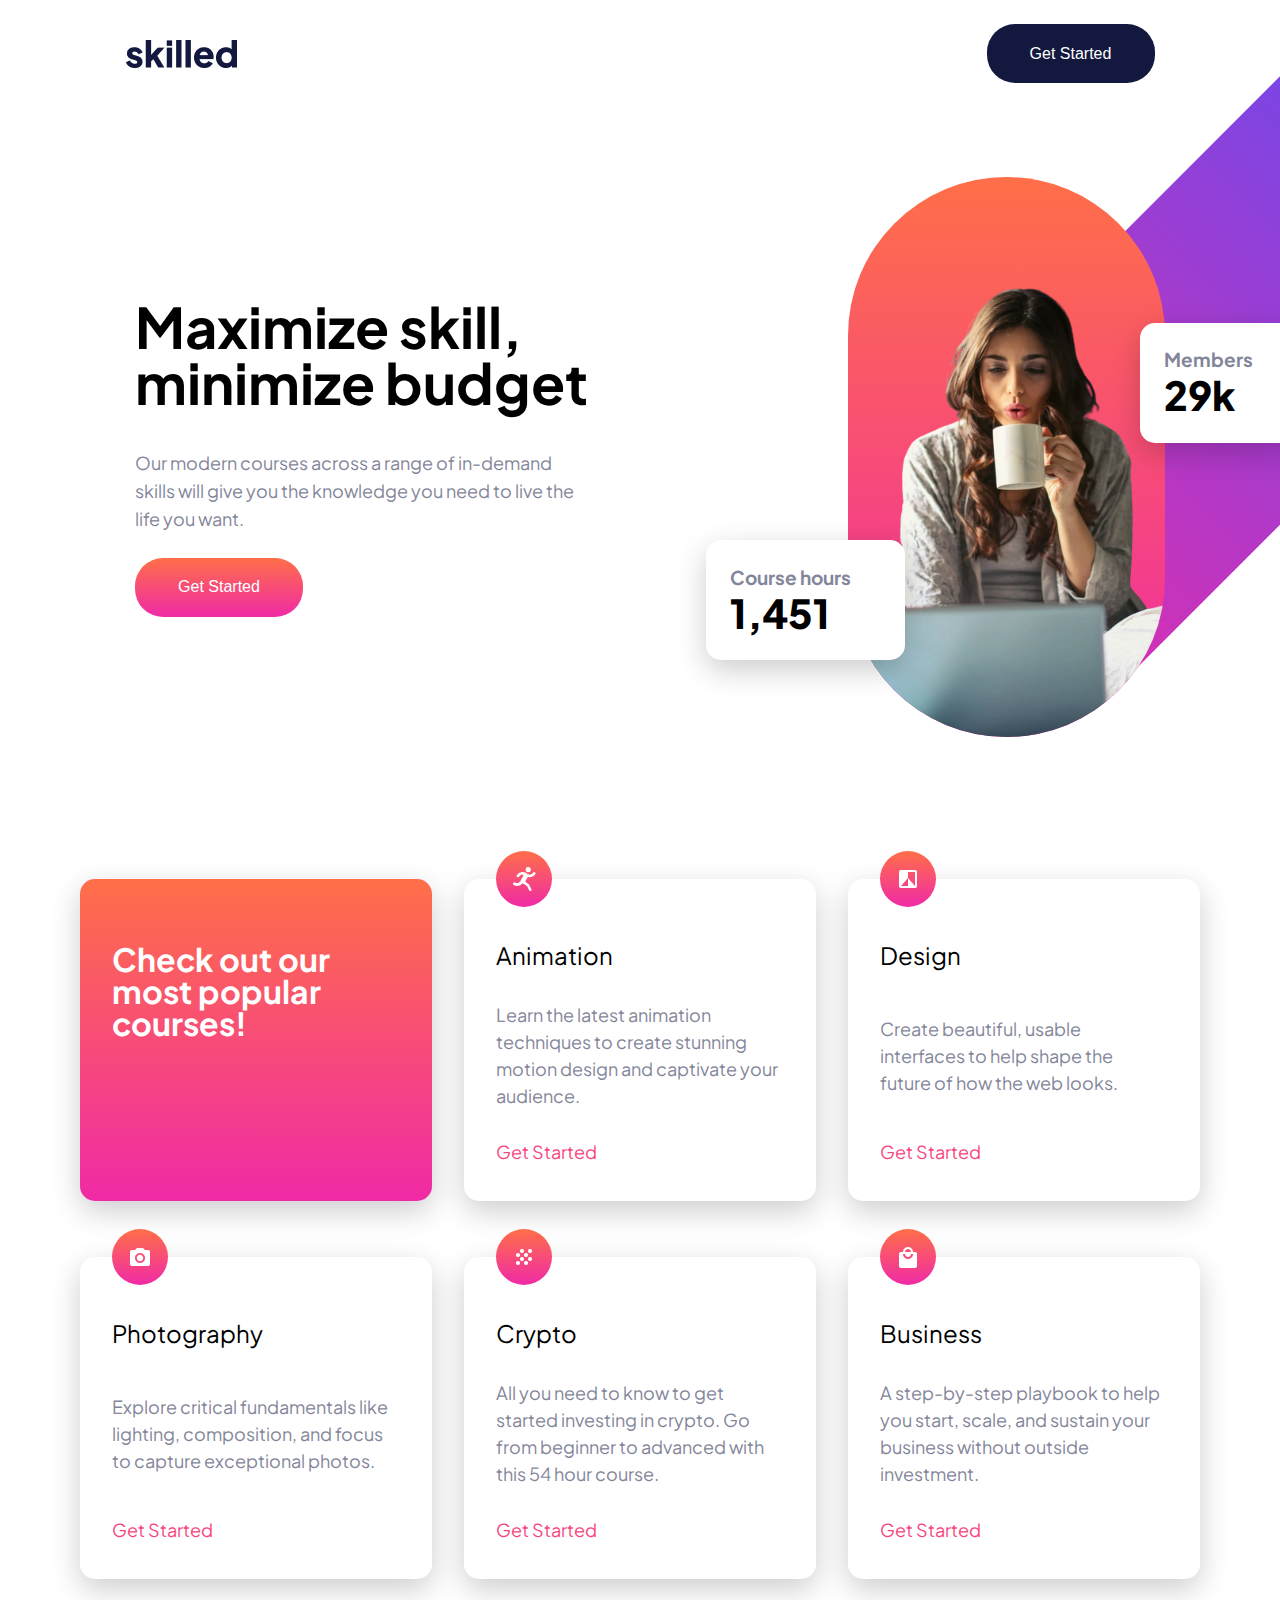
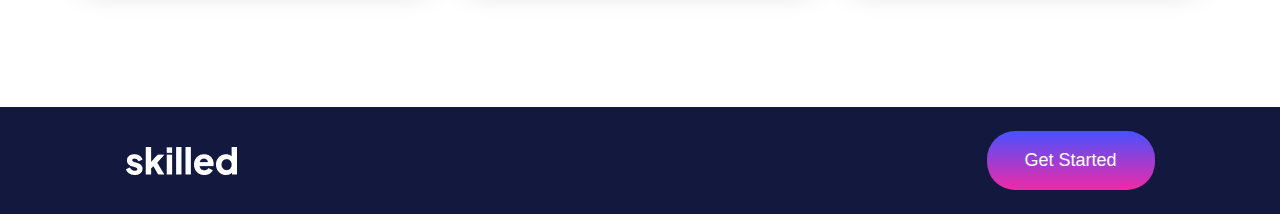
<file: maximize skillz/index.html>
<!DOCTYPE html>
<html lang="en">
<head>
    <meta charset="UTF-8">
    <meta name="viewport" content="width=device-width, initial-scale=1.0">
    <link rel="stylesheet" href="styles.css">
    <link rel="stylesheet" href="reset.css">
    <link rel="stylesheet" href="fonts.css">
    <title>Document</title>
</head>
<body>
    
    <header class="headerContainer">
        <section class="skilledHead">
            <img src="./assets/logo.png" alt="skilled">
            <button>Get Started</button>
        </section>
    </header>


    <section class="introductionSpace">

        <div class="maximizeSkills">
            
            <h1>
                Maximize skill,<br>
                minimize budget
            </h1>
            
            <p>
                Our modern courses across a range of in-demand<br>
                skills will give you the knowledge you need to live the<br>
                life you want.
            </p>
            
            <button>Get Started</button>
        </div>
        
        <div class="girlMascotSpace">
            
            <div class="girlContainer">
                <img src="./assets/girl_with_the_cup.png" alt="">
            </div>

            <div class="courseHoursComment">
                <p>Course hours</p>
                <h3>1,451</h3>
            </div>

            <div class="numbersComment">
                <p>Members</p>
                <h3>29k</h3>
            </div>

            <div class="backgroundPurpleGoo">
                
            </div>
            
        </div>


    </section>


    <main class="main">

        


        <section class="cardsContainer">
            <section class="cardRow1">

                <div class="card">
                    
                        <h2>Check out our<br> 
                            most popular<br> 
                            courses!</h2>
                    
                </div>

                <div class="card">
                    <div class="icon">
                        <img src="./assets/Shape.png" alt="">
                    </div>
                    
                    <div class="cardText">
                        <h3>Animation</h3>
                        <p>Learn the latest animation<br>
                           techniques to create stunning<br>
                           motion design and captivate your audience.</p>
                        <span>Get Started</span>
                    </div>
                </div>


                <div class="card">
                    <div class="icon">
                        <img src="./assets/landscape_icon.png" alt="">
                    </div>
                    
                    <div class="cardText">
                        <h3>Design</h3>
                        <p>Create beautiful, usable<br>
                           interfaces to help shape the<br>
                           future of how the web looks.</p>
                        <span>Get Started</span>
                    </div>
                </div>



            </section>

            <section class="cardRow2">

                <div class="card">
                    <div class="icon">
                        <img src="./assets/photo.png" alt="">
                    </div>
                    
                    <div class="cardText">
                        <h3>Photography</h3>
                        <p>Explore critical fundamentals like<br>
                           lighting, composition, and focus<br>
                           to capture exceptional photos.</p>
                        <span>Get Started</span>
                    </div>
                </div>

                <div class="card">
                    <div class="icon">
                        <img src="./assets/crypto.png" alt="">
                    </div>
                    
                    <div class="cardText">
                        <h3>Crypto</h3>
                        <p>All you need to know to get <br>
                           started investing in crypto. Go <br>
                           from beginner to advanced with <br> 
                           this 54 hour course.</p>
                        <span>Get Started</span>
                    </div>
                </div>

                <div class="card">
                    <div class="icon">
                        <img src="./assets/bag.png" alt="">
                    </div>
                    
                    <div class="cardText">
                        <h3>Business</h3>
                        <p>A step-by-step playbook to help<br>
                           you start, scale, and sustain your <br> 
                           business without outside <br> 
                           investment.</p>
                        <span>Get Started</span>
                    </div>
                </div>

            </section>
        </section>
        
    </main>

    <footer class="footer">
        <img src="./assets/logo white.png" alt="">
        <button>Get Started</button>
    </footer>
</body>
</html>
</file>
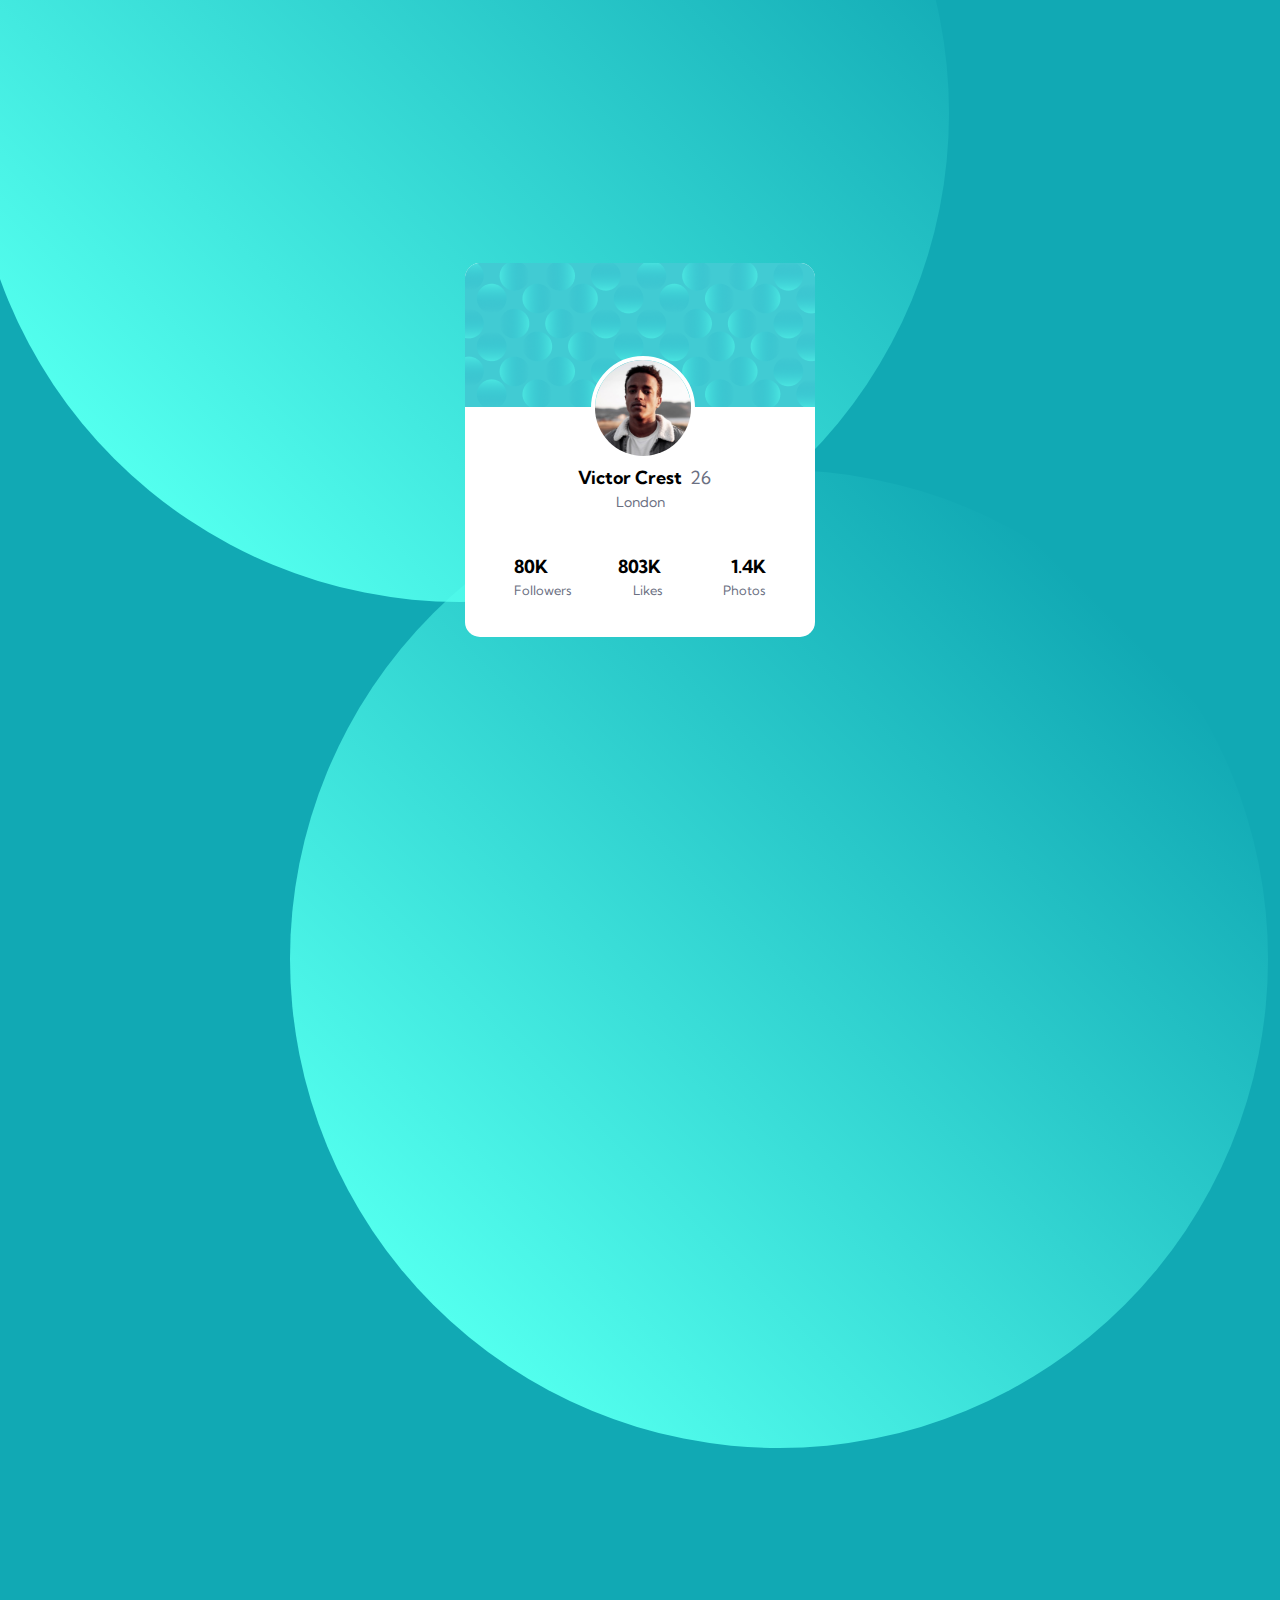
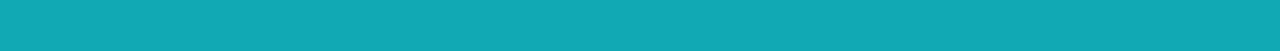
<file: profile-card-component/index.html>
<!DOCTYPE html>
<html lang="en">
<head>
    <meta charset="UTF-8">
    <meta name="viewport" content="width=device-width, initial-scale=1.0">
    <link rel="stylesheet" href="styles.css">
    <link rel="stylesheet" href="reset.css">
    <link rel="stylesheet" href="fonts.css">
    <title>Document</title>
</head>
<body>
    
        
        <div class="card">
            <img src="./assets/Oval.png" alt="" class="profileBackground">
            <img src="./assets/Profile_pic.png" alt="" class="profilePic">
            <div class="text">

                <div class="name_age">
                    <h3>Victor Crest</h3>
                    <h3>26</h3>
                </div>

                <div class="country">
                    <p>London</p>
                </div>
                

                <div class="numbers">
                    <span>80K</span>
                    <span>803K</span>
                    <span>1.4K</span>
                </div>

                <div class="stats">
                    <span>Followers</span>
                    <span>Likes</span>
                    <span>Photos</span>
                </div>

            </div>
        </div>
        

        <div class="circle1">
        </div>
        
        <div class="circle2">
        </div>
</body>
</html>
</file>
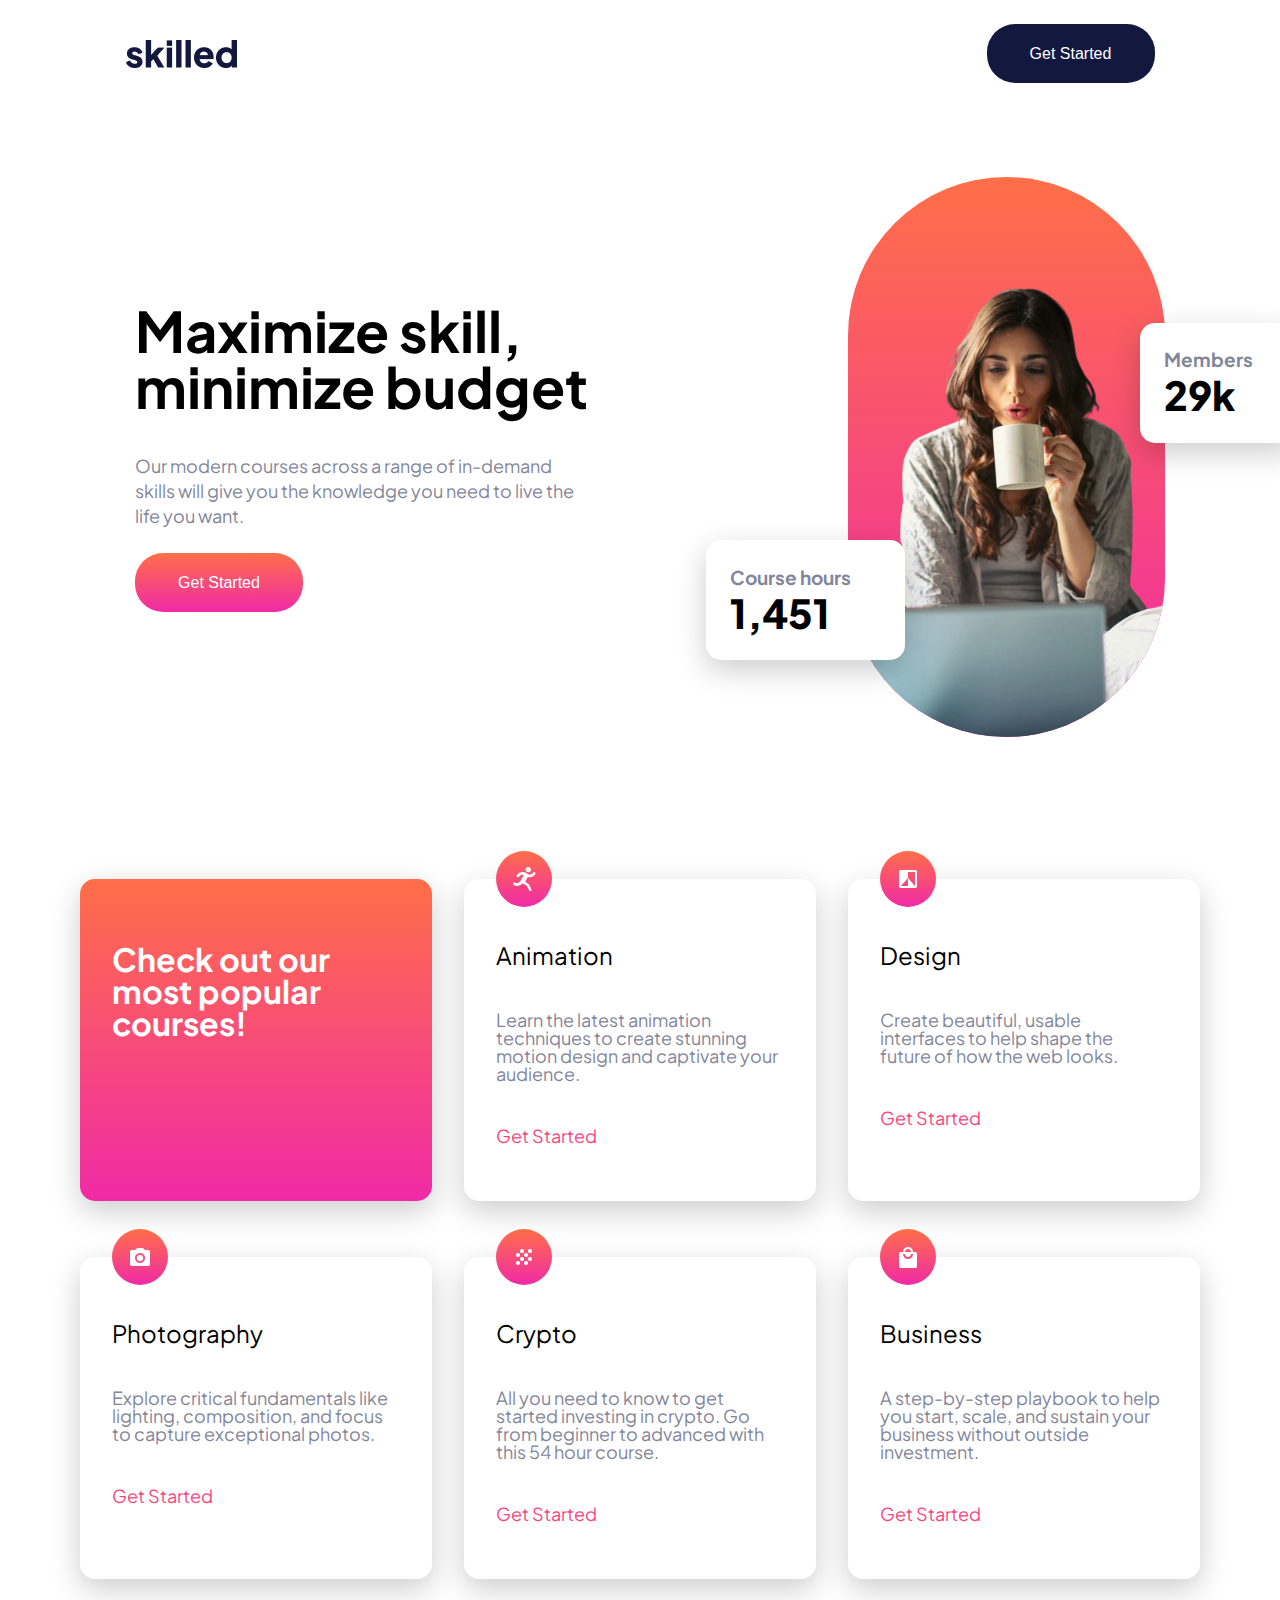
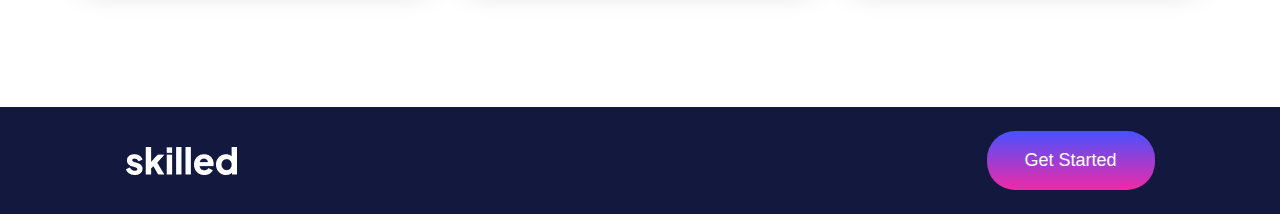
<file: transform-css-translate/index.html>
<!DOCTYPE html>
<html lang="en">
<head>
    <meta charset="UTF-8">
    <meta name="viewport" content="width=device-width, initial-scale=1.0">
    <link rel="stylesheet" href="styles.css">
    <link rel="stylesheet" href="reset.css">
    <link rel="stylesheet" href="fonts.css">
    <title>Document</title>
</head>
<body>
    <header class="headerContainer">
        <section class="skilledHead">
            <img src="./assets/logo.png" alt="skilled">
            <button>Get Started</button>
        </section>
    </header>


    <section class="introductionSpace">

        <div class="maximizeSkills">
            
            <h1>
                Maximize skill,<br>
                minimize budget
            </h1>
            
            <p>
                Our modern courses across a range of in-demand<br>
                skills will give you the knowledge you need to live the<br>
                life you want.
            </p>
            
            <button>Get Started</button>
        </div>
        
        <div class="girlMascotSpace">
            
            <div class="girlContainer">
                <img src="./assets/girl_with_the_cup.png" alt="">
            </div>

            <div class="courseHoursComment">
                <p>Course hours</p>
                <h3>1,451</h3>
            </div>

            <div class="numbersComment">
                <p>Members</p>
                <h3>29k</h3>
            </div>

            
            
        </div>


    </section>


    <main class="main">

        


        <section class="cardsContainer">
            <section class="cardRow1">

                <div class="card">
                    
                        <h2>Check out our<br> 
                            most popular<br> 
                            courses!</h2>
                    
                </div>

                <div class="card">
                    <div class="icon">
                        <img src="./assets/Shape.png" alt="">
                    </div>
                    
                    <div class="cardText">
                        <h3>Animation</h3>
                        <p>Learn the latest animation<br>
                           techniques to create stunning<br>
                           motion design and captivate your audience.</p>
                        <span>Get Started</span>
                    </div>
                </div>


                <div class="card">
                    <div class="icon">
                        <img src="./assets/landscape_icon.png" alt="">
                    </div>
                    
                    <div class="cardText">
                        <h3>Design</h3>
                        <p>Create beautiful, usable<br>
                           interfaces to help shape the<br>
                           future of how the web looks.</p>
                        <span>Get Started</span>
                    </div>
                </div>



            </section>

            <section class="cardRow2">

                <div class="card">
                    <div class="icon">
                        <img src="./assets/photo.png" alt="">
                    </div>
                    
                    <div class="cardText">
                        <h3>Photography</h3>
                        <p>Explore critical fundamentals like<br>
                           lighting, composition, and focus<br>
                           to capture exceptional photos.</p>
                        <span>Get Started</span>
                    </div>
                </div>

                <div class="card">
                    <div class="icon">
                        <img src="./assets/crypto.png" alt="">
                    </div>
                    
                    <div class="cardText">
                        <h3>Crypto</h3>
                        <p>All you need to know to get <br>
                           started investing in crypto. Go <br>
                           from beginner to advanced with <br> 
                           this 54 hour course.</p>
                        <span>Get Started</span>
                    </div>
                </div>

                <div class="card">
                    <div class="icon">
                        <img src="./assets/bag.png" alt="">
                    </div>
                    
                    <div class="cardText">
                        <h3>Business</h3>
                        <p>A step-by-step playbook to help<br>
                           you start, scale, and sustain your <br> 
                           business without outside <br> 
                           investment.</p>
                        <span>Get Started</span>
                    </div>
                </div>

            </section>
        </section>
        
    </main>

    <footer class="footer">
        <img src="./assets/logo white.png" alt="">
        <button>Get Started</button>
    </footer>
</body>
</html>
</file>
<file: maximize skillz/styles.css>
html {
    overflow-x: hidden;
}
body {
    overflow-x: hidden;
}

.skilledHead {
    justify-self: center;
    display: flex;
    justify-content: space-between;
    align-items: center;
    max-width: 1050px;
    min-height: 107px;
    gap: 750px;

}

.skilledHead img {
    height: 28px;
    width: 111px;
}

.skilledHead button {
    width: 168px;
    height: 59px;
    border-radius: 28px;
    border: none;
    background-color: #13183F;
    color: white;
    font-size: 16px;
}




.introductionSpace {
    display: flex;
    align-items: center;
    justify-content: space-between;
    max-width: 1050px;
    min-height: 700px;
    margin: 0 auto;
}

.maximizeSkills {
    display: flex;
    flex-direction: column;
    gap: 15px;
    padding: 0 20px;
    
}

.maximizeSkills h1 {
    font-size: 56px;
    font-weight: 700;
    margin-bottom: 24px;
}

.maximizeSkills p {
    font-size: 18px;
    line-height: 28px;
    margin-bottom: 10px;
    color: #83869A;
}

.maximizeSkills button {
    width: 168px;
    height: 59px;
    border-radius: 28px;
    border: none;
    background-image: linear-gradient(to bottom, #FF6F48, #F02AA6);
    color: white;
    font-size: 16px;
}


.girlMascotSpace {
    position: relative;
}

.girlContainer {
    height: 560px;
    width: 317px;
    border-radius: 158.5px;
    background-image: linear-gradient(to bottom, #FF6F48, #F02AA6);
    overflow: hidden;
    

}

.girlContainer img {
    width: 337px;
    margin-top: 100px;

}

.courseHoursComment {
    background-color: white;
    width: 175px;
    height: 120px;
    display: flex;
    flex-direction: column;
    justify-content: center;
    padding-left: 24px;
    border-radius: 15px;
    position: absolute;
    bottom: 77px;
    left: -142px;
    z-index: 1;
    box-shadow: 0 10px 30px rgba(0, 0, 0, 0.2);
}

.courseHoursComment p {
    color: #83869A;
    font-size: 19px;
    margin-bottom: 6px;
    font-weight: 700;
}

.courseHoursComment h3 {
    font-size: 40px;
    font-weight: 800;
}

.numbersComment {
    background-color: white;
    width: 131px;
    height: 120px;
    display: flex;
    flex-direction: column;
    justify-content: center;
    padding-left: 24px;
    border-radius: 15px;
    position: absolute;
    top: 26%;
    right: -41%;
    z-index: 1;
    box-shadow: 0 10px 30px rgba(0, 0, 0, 0.2);
}

.numbersComment p {
    color: #83869A;
    font-size: 19px;
    margin-bottom: 6px;
    font-weight: 700;
}

.numbersComment h3 {
    font-size: 40px;
    font-weight: 800;
}

.backgroundPurpleGoo {
    height: 1007.9999827488149px;
    width: 316.9999945747761px;
    background-image: linear-gradient(to bottom,#4851FF,#F02AA6);
    border-radius: 158.5px;
    position: absolute;
    bottom: -94px;
    left: 247px;
    rotate: 45deg;
    z-index: -1;
}


.main {
    display: flex;
    flex-direction: column;
    justify-content: center;
    align-items: center;
    min-height: 900px;
}


.cardsContainer {
    gap: 56px;
    min-height: 756px;
    display: flex;
    flex-direction: column;
    
}

.cardRow1 {
    display: flex;
    gap: 32px;
}

.cardRow2 {
    display: flex;
    gap: 32px;
}


.cardRow1 .card:nth-child(1) {
    background-image: linear-gradient(to bottom, #FF6F48, #F02AA6);
    color: white;
    font-size: 32px;
    font-weight: 700;
    

} 

.cardRow1 .card:nth-child(1) h2 {
    margin-top: 64px;
    margin-left: 32px;
}

.card {
    width: 352px;
    height: 322px;
    background-color: white;
    box-shadow: 0 10px 30px rgba(0, 0, 0, 0.2);
    position: relative;
    border-radius: 15px;
}


.icon {
    bottom: 294px;
    left: 32px;
    position: absolute;
    height: 56px;
    width: 56px;
    display: flex;
    align-items: center;
    justify-content: center;
    border-radius: 50%;
    background-image: linear-gradient(to bottom, #FF6F48, #F02AA6);
}

.cardText {
    
    display: flex;
    flex-direction: column;
    justify-content: space-between;
    height: auto;
    margin: 0 auto;
    padding: 64px 32px 30px 32px;
    height: 218px;
    
}

.cardText h3 {
    font-size: 24px;
    font-size: 800;
    
}

.cardText p {
    font-size: 18px;
    font-size: 500;
    color: #83869A;
    line-height: 27px;
}

.cardText span {
    font-size: 18px;
    font-size: 700;
    
    color: #F74780;
}


.footer {
    background-color: #13183F;
    min-height: 107px;
    display: flex;
    justify-content: center;
    align-items: center;
    gap: 750px;
}

.footer button {
    color: white;
    background-image: linear-gradient(to bottom, #4851FF, #F02AA6);
    height: 59px;
    width: 168px;
    border-radius: 28px;
    border: none;
    font-size: 18px;
}
</file>
<file: maximize skillz/fonts.css>
@import url('https://fonts.googleapis.com/css2?family=Kumbh+Sans:wght,YOPQ@100..900,300&family=Open+Sans:ital,wght@0,300..800;1,300..800&family=Plus+Jakarta+Sans:ital,wght@0,200..800;1,200..800&family=Quicksand:wght@300..700&display=swap');
</file>
<file: profile-card-component/styles.css>
html {
    overflow-y: hidden;
    overflow-x: hidden;
}
body {
    background-color: rgb(17, 169, 180);
    display: flex;
    justify-content: center;
    align-items: center;
    min-height: 100dvh;
    overflow-y: hidden;
    overflow-x: hidden;
}



.card {
    border-radius: 15px;
    height: 374px;
    width: 350px;
    background-color: white;
    position: relative;
    
}

.profileBackground {
    height: 144px;
    width: 350px;
}

.profilePic {
    height: 96px;
    width: 96px;
    border-radius: 50%;
    position: absolute;
    border: 4px solid white;
    right: 120px;
    top: 93px;
    
}


.text {
    display: flex;
    flex-direction: column;
    justify-content: center;
    align-items: center;
    margin-top: 60px;
    padding: 0 49px;
}

.name_age {
    display: flex;
    margin-bottom: 8px;
}

.name_age h3 {
    margin-left: 8px;
    font-size: 18px;
}

.name_age h3:nth-child(1) {
    font-weight: 700;
}


.name_age h3:nth-child(2) {
    font-weight: 400;
    color: #6B7082;
}

.country {
    display: flex;
    margin-bottom: 49px;
    font-weight: 400;
    color: #6B7082;
    font-size: 14px;
}


.numbers {
    display: flex;
    justify-content: space-between;
    width: 100%;
    margin-bottom: 8px;
    font-size: 18px;
    font-weight: 700;
}



.stats {
    display: flex;
    justify-content: space-between;
    width: 100%;
    font-weight: 400;
    font-size: 13px;
    color: #6B7082;
}



.circle1 {
    height: 977.999983262243px;
    width: 977.999983262243px;
    position: absolute;
    top: 470px;
    right: 12px;
    rotate: 45deg;
    border-radius: 50%;
    background: linear-gradient(180deg, rgba(9, 137, 180, 0.0001) 0.78%, #53FFEE 99.94%);
    z-index: -1;
    overflow-y: hidden;
}

.circle2 {
    height: 977.999983262243px;
    width: 977.999983262243px;
    position: absolute;
    top: -376px;
    left: -29px;
    rotate: 45deg;
    border-radius: 50%;
    background: linear-gradient(180deg, rgba(9, 137, 180, 0.0001) 0.78%, #53FFEE 99.94%);
    z-index: -1;
}
</file>
<file: profile-card-component/fonts.css>
@import url('https://fonts.googleapis.com/css2?family=Kumbh+Sans:wght,YOPQ@100..900,300&family=Open+Sans:ital,wght@0,300..800;1,300..800&family=Quicksand:wght@300..700&display=swap');
</file>
<file: transform-css-translate/styles.css>
body {
    overflow-x: hidden;
}

.skilledHead {
    justify-self: center;
    display: flex;
    justify-content: space-between;
    align-items: center;
    max-width: 1050px;
    min-height: 107px;
    gap: 750px;

}

.skilledHead img {
    height: 28px;
    width: 111px;
}

.skilledHead button {
    width: 168px;
    height: 59px;
    border-radius: 28px;
    border: none;
    background-color: #13183F;
    color: white;
    font-size: 16px;
}




.introductionSpace {
    display: flex;
    align-items: center;
    justify-content: space-between;
    max-width: 1050px;
    min-height: 700px;
    margin: 0 auto;
}

.maximizeSkills {
    display: flex;
    flex-direction: column;
    gap: 15px;
    padding: 0 20px;
    
}

.maximizeSkills h1 {
    font-size: 56px;
    font-weight: 700;
    margin-bottom: 24px;
}

.maximizeSkills p {
    font-size: 18px;
    line-height: 25px;
    margin-bottom: 10px;
    color: #83869A;
}

.maximizeSkills button {
    width: 168px;
    height: 59px;
    border-radius: 28px;
    border: none;
    background-image: linear-gradient(to bottom, #FF6F48, #F02AA6);
    color: white;
    font-size: 16px;
}


.girlMascotSpace {
    position: relative;
}

.girlContainer {
    height: 560px;
    width: 317px;
    border-radius: 158.5px;
    background-image: linear-gradient(to bottom, #FF6F48, #F02AA6);
    overflow: hidden;
    

}

.girlContainer img {
    width: 337px;
    margin-top: 100px;

}

.courseHoursComment {
    background-color: white;
    width: 175px;
    height: 120px;
    display: flex;
    flex-direction: column;
    justify-content: center;
    padding-left: 24px;
    border-radius: 15px;
    position: absolute;
    bottom: 77px;
    left: -142px;
    z-index: 1;
    box-shadow: 0 10px 30px rgba(0, 0, 0, 0.2);
}

.courseHoursComment p {
    color: #83869A;
    font-size: 19px;
    margin-bottom: 6px;
    font-weight: 700;
}

.courseHoursComment h3 {
    font-size: 40px;
    font-weight: 800;
}

.numbersComment {
    background-color: white;
    width: 131px;
    height: 120px;
    display: flex;
    flex-direction: column;
    justify-content: center;
    padding-left: 24px;
    border-radius: 15px;
    position: absolute;
    top: 26%;
    right: -41%;
    z-index: 1;
    box-shadow: 0 10px 30px rgba(0, 0, 0, 0.2);
}

.numbersComment p {
    color: #83869A;
    font-size: 19px;
    margin-bottom: 6px;
    font-weight: 700;
}

.numbersComment h3 {
    font-size: 40px;
    font-weight: 800;
}

.backgroundPurpleGoo {
    height: 1007.9999827488149px;
    width: 316.9999945747761px;
    background-image: linear-gradient(to bottom,#4851FF,#F02AA6);
    border-radius: 158.5px;
    position: absolute;
    bottom: -94px;
    left: 247px;
    rotate: 45deg;
    z-index: -1;
}


.main {
    display: flex;
    flex-direction: column;
    justify-content: center;
    align-items: center;
    min-height: 900px;
}


.cardsContainer {
    gap: 56px;
    min-height: 756px;
    display: flex;
    flex-direction: column;
    
}

.cardRow1 {
    display: flex;
    gap: 32px;
}

.cardRow2 {
    display: flex;
    gap: 32px;
}


.cardRow1 .card:nth-child(1) {
    background-image: linear-gradient(to bottom, #FF6F48, #F02AA6);
    color: white;
    font-size: 32px;
    font-weight: 700;
    

} 

.cardRow1 .card:nth-child(1) h2 {
    margin-top: 64px;
    margin-left: 32px;
}

.card {
    width: 352px;
    height: 322px;
    background-color: white;
    box-shadow: 0 10px 30px rgba(0, 0, 0, 0.2);
    position: relative;
    border-radius: 15px;
}


.icon {
    bottom: 294px;
    left: 32px;
    position: absolute;
    height: 56px;
    width: 56px;
    display: flex;
    align-items: center;
    justify-content: center;
    border-radius: 50%;
    background-image: linear-gradient(to bottom, #FF6F48, #F02AA6);
}

.cardText {
    
    display: flex;
    flex-direction: column;
    margin: 0 auto;
    padding: 64px 32px 40px 32px;
    gap: 44px;
}

.cardText h3 {
    font-size: 24px;
    font-size: 800;
    
}

.cardText p {
    font-size: 18px;
    font-size: 500;
    color: #83869A;
}

.cardText span {
    font-size: 18px;
    font-size: 700;
    
    color: #F74780;
}


.footer {
    background-color: #13183F;
    min-height: 107px;
    display: flex;
    justify-content: center;
    align-items: center;
    gap: 750px;
}

.footer button {
    color: white;
    background-image: linear-gradient(to bottom, #4851FF, #F02AA6);
    height: 59px;
    width: 168px;
    border-radius: 28px;
    border: none;
    font-size: 18px;
}
</file>
<file: transform-css-translate/fonts.css>
@import url('https://fonts.googleapis.com/css2?family=Kumbh+Sans:wght,YOPQ@100..900,300&family=Open+Sans:ital,wght@0,300..800;1,300..800&family=Plus+Jakarta+Sans:ital,wght@0,200..800;1,200..800&family=Quicksand:wght@300..700&display=swap');
</file>
